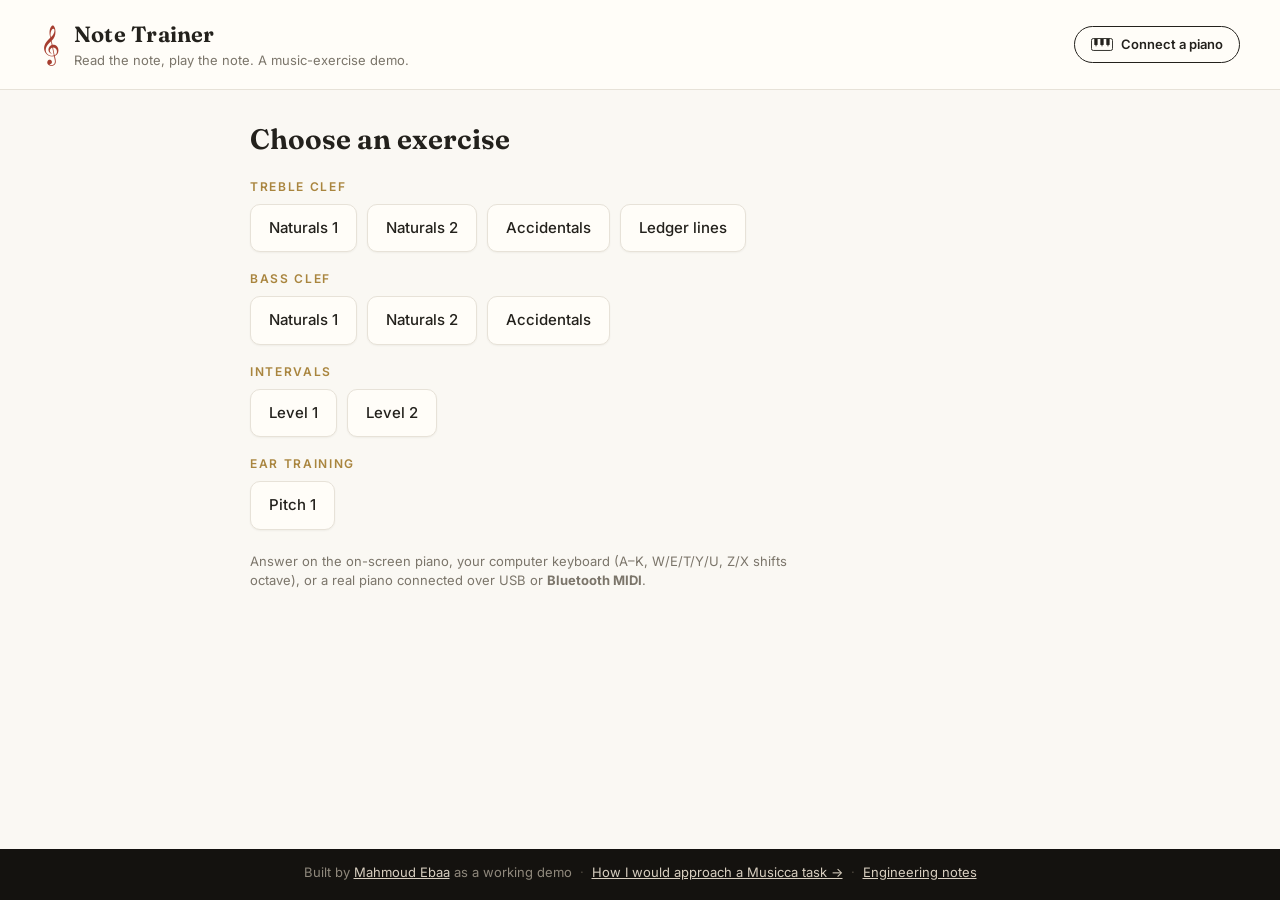
<file: index.html>
<!DOCTYPE html>
<html lang="en">
<head>
<meta charset="utf-8">
<title>Note Trainer</title>
<meta name="viewport" content="width=device-width, initial-scale=1">
<meta name="description" content="Read notes on the staff and answer on your real piano over USB or Bluetooth MIDI. A music-exercise demo by Mahmoud Ebaa.">
<link rel="icon" href="data:image/svg+xml,%3Csvg xmlns=%27http://www.w3.org/2000/svg%27 viewBox=%270 0 100 100%27%3E%3Ctext y=%27.9em%27 font-size=%2790%27%3E%F0%9F%8E%B9%3C/text%3E%3C/svg%3E">
<link rel="preconnect" href="https://fonts.googleapis.com">
<link rel="preconnect" href="https://fonts.gstatic.com" crossorigin>
<link href="https://fonts.googleapis.com/css2?family=Fraunces:opsz,wght@9..144,500;9..144,650&family=Inter:wght@400;500;600&display=swap" rel="stylesheet">
<link rel="stylesheet" href="assets/css/style.css">
</head>
<body>
<header class="top">
	<div class="top__brand">
		<span class="top__mark">&#119070;</span>
		<div>
			<h1 class="top__title">Note Trainer</h1>
			<p class="top__sub">Read the note, play the note. A music-exercise demo.</p>
		</div>
	</div>
	<div class="top__midi">
		<button type="button" class="midi-btn" id="midi-connect" hidden><svg class="midi-btn__icon" viewBox="0 0 24 14" aria-hidden="true"><rect x="0.5" y="0.5" width="23" height="13" rx="2" fill="none" stroke="currentColor"/><path d="M5.5 1v8M12 1v8M18.5 1v8" stroke="currentColor" stroke-width="1"/><rect x="3.6" y="1" width="3.6" height="6.5" fill="currentColor"/><rect x="10.2" y="1" width="3.6" height="6.5" fill="currentColor"/><rect x="16.7" y="1" width="3.6" height="6.5" fill="currentColor"/></svg>Connect a piano</button>
		<span class="midi-pill" id="midi-pill" hidden></span>
	</div>
</header>

<main class="app" id="app">
	<!-- Level select -->
	<section class="screen screen--levels" id="screen-levels">
		<h2 class="screen__heading">Choose an exercise</h2>
		<div class="levels" id="levels"></div>
		<p class="levels__hint">Answer on the on-screen piano, your computer keyboard (A&ndash;K, W/E/T/Y/U, Z/X shifts octave), or a real piano connected over USB or <b>Bluetooth MIDI</b>.</p>
	</section>

	<!-- Exercise -->
	<section class="screen screen--play" id="screen-play" hidden>
		<div class="hud">
			<button type="button" class="hud__back" id="btn-back" aria-label="Back to exercises">&larr;</button>
			<div class="hud__level" id="hud-level"></div>
			<div class="hud__stats">
				<span id="hud-progress">1 / 15</span>
				<span class="hud__streak" id="hud-streak" hidden>&#9733; 0</span>
			</div>
		</div>
		<p class="rotate-hint" id="rotate-hint" hidden>Tip: rotate your phone for a wider keyboard</p>
		<div class="sheet">
			<div class="sheet__staff" id="staff"></div>
			<div class="sheet__feedback" id="feedback" aria-live="polite"></div>
			<button type="button" class="sheet__replay" id="btn-replay" hidden>&#9654; Replay note</button>
		</div>
	</section>

	<!-- Results -->
	<section class="screen screen--done" id="screen-done" hidden>
		<h2 class="screen__heading" id="done-title">Nice work</h2>
		<div class="results">
			<div class="result"><b id="res-score">0</b><span>correct of <span id="res-total">15</span></span></div>
			<div class="result"><b id="res-streak">0</b><span>best streak</span></div>
			<div class="result"><b id="res-time">0s</b><span>time</span></div>
		</div>
		<div class="done__actions">
			<button type="button" class="btn btn--primary" id="btn-again">Play again</button>
			<button type="button" class="btn" id="btn-levels">Other exercises</button>
		</div>
	</section>
</main>

<div class="piano-wrap" id="piano-wrap" hidden>
	<button type="button" class="piano-nav piano-nav--prev" id="oct-prev" aria-label="Lower octave" hidden>&#9664;</button>
	<div class="piano-scroll" id="piano-scroll">
		<div class="piano" id="piano" role="group" aria-label="Piano keyboard"></div>
	</div>
	<button type="button" class="piano-nav piano-nav--next" id="oct-next" aria-label="Higher octave" hidden>&#9654;</button>
</div>

<footer class="foot">
	<span>Built by <a href="https://mahmoudebaa.com">Mahmoud Ebaa</a> as a working demo</span>
	<span class="foot__sep">&middot;</span>
	<a href="task.html">How I would approach a Musicca task &rarr;</a>
	<span class="foot__sep">&middot;</span>
	<a href="observations.html">Engineering notes</a>
</footer>

<script src="assets/vendor/vexflow-min.js"></script>
<script src="assets/vendor/howler.min.js"></script>
<script src="assets/js/theory.js"></script>
<script src="assets/js/audio.js"></script>
<script src="assets/js/midi.js"></script>
<script src="assets/js/app.js"></script>
</body>
</html>
</file>
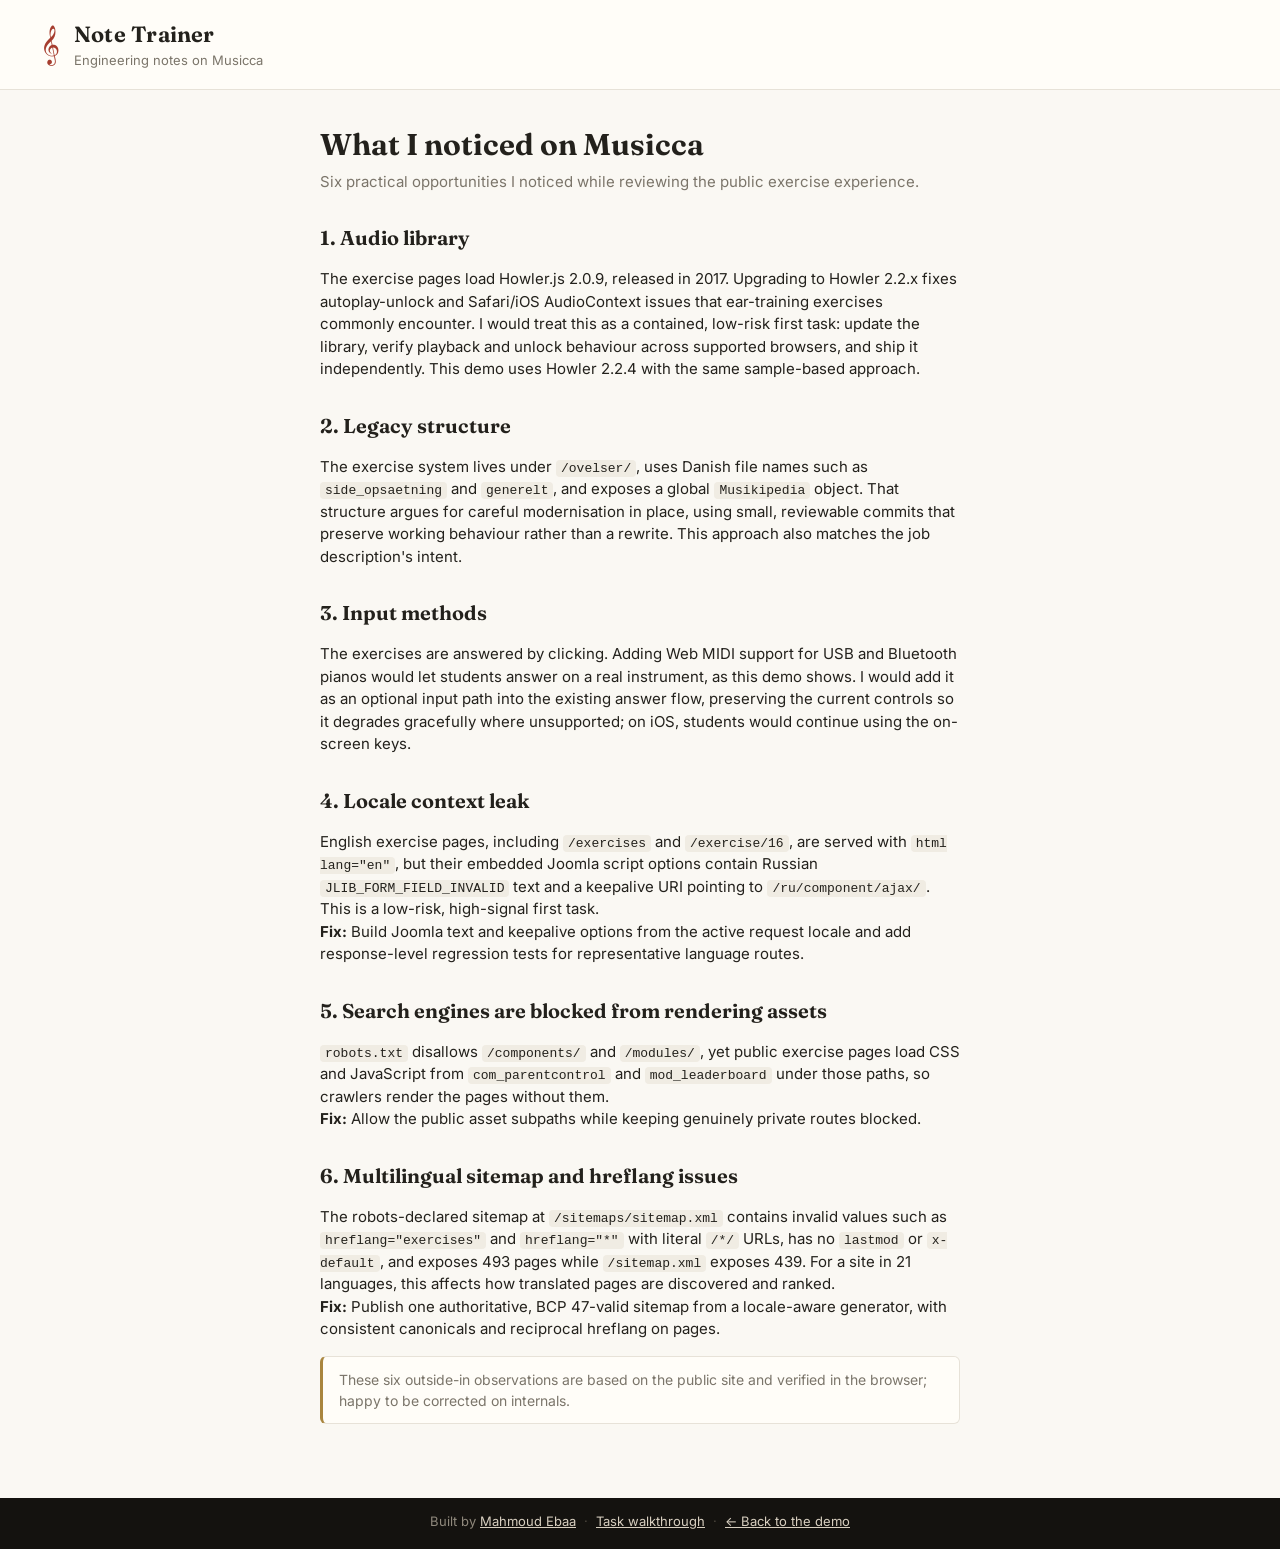
<file: observations.html>
<!DOCTYPE html>
<html lang="en">
<head>
<meta charset="utf-8">
<title>What I noticed on Musicca</title>
<meta name="viewport" content="width=device-width, initial-scale=1">
<link rel="icon" href="data:image/svg+xml,%3Csvg xmlns=%27http://www.w3.org/2000/svg%27 viewBox=%270 0 100 100%27%3E%3Ctext y=%27.9em%27 font-size=%2790%27%3E%26%23119070%3B%3C/text%3E%3C/svg%3E">
<link rel="preconnect" href="https://fonts.googleapis.com">
<link rel="preconnect" href="https://fonts.gstatic.com" crossorigin>
<link href="https://fonts.googleapis.com/css2?family=Fraunces:opsz,wght@9..144,500;9..144,650&family=Inter:wght@400;500;600&display=swap" rel="stylesheet">
<link rel="stylesheet" href="assets/css/style.css">
<style>
.doc { max-width: 720px; margin: 0 auto; padding: 32px clamp(16px, 4vw, 40px) 60px; }
.doc h1 { font-family: Fraunces, Georgia, serif; font-weight: 650; font-size: 30px; margin: 0 0 4px; }
.doc .lede { color: var(--muted); margin: 0 0 28px; }
.doc h2 { font-family: Fraunces, Georgia, serif; font-weight: 650; font-size: 20px; margin: 30px 0 8px; }
.doc ol, .doc ul { padding-left: 22px; }
.doc li { margin: 6px 0; }
.doc .note { background: var(--card); border: 1px solid var(--line); border-left: 3px solid var(--brass); border-radius: 6px; padding: 12px 16px; color: var(--muted); font-size: 14px; }
.doc code { background: #f0ece3; border-radius: 4px; padding: 1px 5px; font-size: 13px; }
</style>
</head>
<body>
<header class="top">
	<div class="top__brand">
		<span class="top__mark">&#119070;</span>
		<div>
			<h1 class="top__title"><a href="index.html" style="color:inherit;text-decoration:none">Note Trainer</a></h1>
			<p class="top__sub">Engineering notes on Musicca</p>
		</div>
	</div>
</header>
<main class="doc">
	<h1>What I noticed on Musicca</h1>
	<p class="lede">Six practical opportunities I noticed while reviewing the public exercise experience.</p>

	<h2>1. Audio library</h2>
	<p>The exercise pages load Howler.js 2.0.9, released in 2017. Upgrading to Howler 2.2.x fixes autoplay-unlock and Safari/iOS AudioContext issues that ear-training exercises commonly encounter. I would treat this as a contained, low-risk first task: update the library, verify playback and unlock behaviour across supported browsers, and ship it independently. This demo uses Howler 2.2.4 with the same sample-based approach.</p>

	<h2>2. Legacy structure</h2>
	<p>The exercise system lives under <code>/ovelser/</code>, uses Danish file names such as <code>side_opsaetning</code> and <code>generelt</code>, and exposes a global <code>Musikipedia</code> object. That structure argues for careful modernisation in place, using small, reviewable commits that preserve working behaviour rather than a rewrite. This approach also matches the job description's intent.</p>

	<h2>3. Input methods</h2>
	<p>The exercises are answered by clicking. Adding Web MIDI support for USB and Bluetooth pianos would let students answer on a real instrument, as this demo shows. I would add it as an optional input path into the existing answer flow, preserving the current controls so it degrades gracefully where unsupported; on iOS, students would continue using the on-screen keys.</p>

	<h2>4. Locale context leak</h2>
	<p>English exercise pages, including <code>/exercises</code> and <code>/exercise/16</code>, are served with <code>html lang="en"</code>, but their embedded Joomla script options contain Russian <code>JLIB_FORM_FIELD_INVALID</code> text and a keepalive URI pointing to <code>/ru/component/ajax/</code>. This is a low-risk, high-signal first task.<br><strong>Fix:</strong> Build Joomla text and keepalive options from the active request locale and add response-level regression tests for representative language routes.</p>

	<h2>5. Search engines are blocked from rendering assets</h2>
	<p><code>robots.txt</code> disallows <code>/components/</code> and <code>/modules/</code>, yet public exercise pages load CSS and JavaScript from <code>com_parentcontrol</code> and <code>mod_leaderboard</code> under those paths, so crawlers render the pages without them.<br><strong>Fix:</strong> Allow the public asset subpaths while keeping genuinely private routes blocked.</p>

	<h2>6. Multilingual sitemap and hreflang issues</h2>
	<p>The robots-declared sitemap at <code>/sitemaps/sitemap.xml</code> contains invalid values such as <code>hreflang="exercises"</code> and <code>hreflang="*"</code> with literal <code>/*/</code> URLs, has no <code>lastmod</code> or <code>x-default</code>, and exposes 493 pages while <code>/sitemap.xml</code> exposes 439. For a site in 21 languages, this affects how translated pages are discovered and ranked.<br><strong>Fix:</strong> Publish one authoritative, BCP 47-valid sitemap from a locale-aware generator, with consistent canonicals and reciprocal hreflang on pages.</p>

	<p class="note">These six outside-in observations are based on the public site and verified in the browser; happy to be corrected on internals.</p>
</main>
<footer class="foot">
	<span>Built by <a href="https://mahmoudebaa.com">Mahmoud Ebaa</a></span>
	<span class="foot__sep">&middot;</span>
	<a href="task.html">Task walkthrough</a>
	<span class="foot__sep">&middot;</span>
	<a href="index.html">&larr; Back to the demo</a>
</footer>
</body>
</html>
</file>
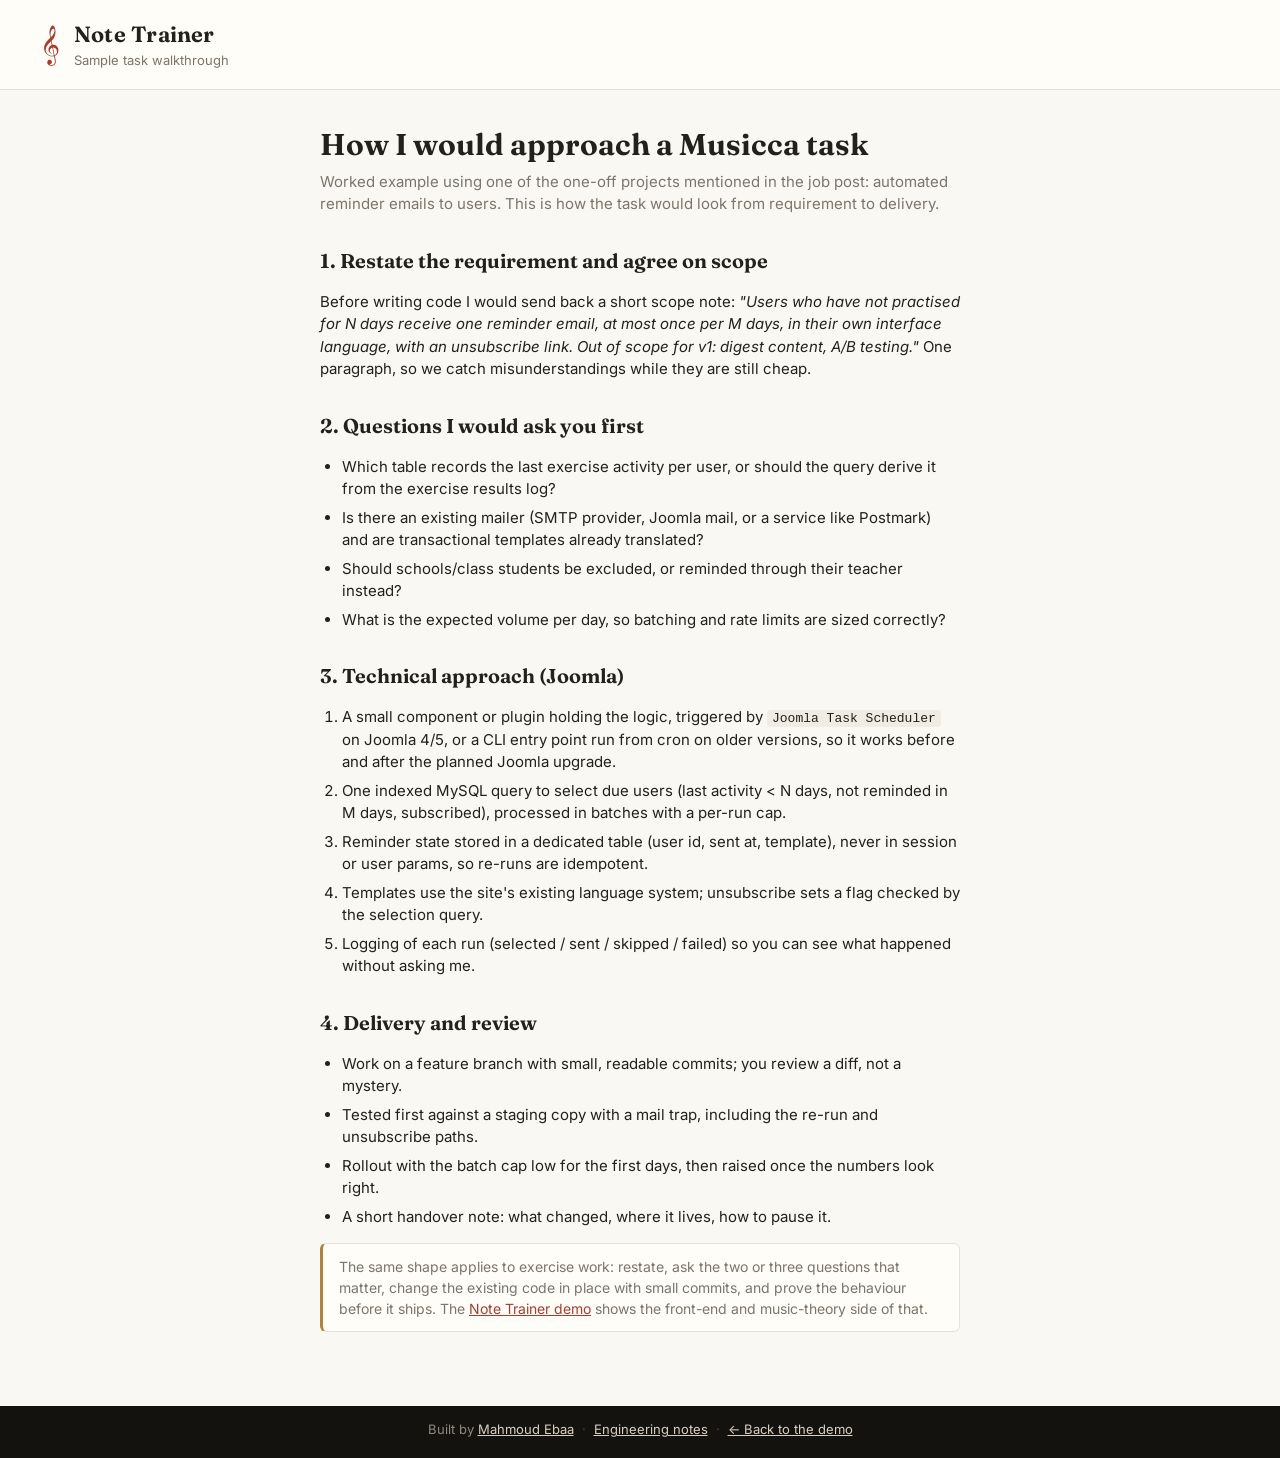
<file: task.html>
<!DOCTYPE html>
<html lang="en">
<head>
<meta charset="utf-8">
<title>Sample task walkthrough</title>
<meta name="viewport" content="width=device-width, initial-scale=1">
<link rel="icon" href="data:image/svg+xml,%3Csvg xmlns=%27http://www.w3.org/2000/svg%27 viewBox=%270 0 100 100%27%3E%3Ctext y=%27.9em%27 font-size=%2790%27%3E%F0%9F%8E%B9%3C/text%3E%3C/svg%3E">
<link rel="preconnect" href="https://fonts.googleapis.com">
<link rel="preconnect" href="https://fonts.gstatic.com" crossorigin>
<link href="https://fonts.googleapis.com/css2?family=Fraunces:opsz,wght@9..144,500;9..144,650&family=Inter:wght@400;500;600&display=swap" rel="stylesheet">
<link rel="stylesheet" href="assets/css/style.css">
<style>
.doc { max-width: 720px; margin: 0 auto; padding: 32px clamp(16px, 4vw, 40px) 60px; }
.doc h1 { font-family: Fraunces, Georgia, serif; font-weight: 650; font-size: 30px; margin: 0 0 4px; }
.doc .lede { color: var(--muted); margin: 0 0 28px; }
.doc h2 { font-family: Fraunces, Georgia, serif; font-weight: 650; font-size: 20px; margin: 30px 0 8px; }
.doc ol, .doc ul { padding-left: 22px; }
.doc li { margin: 6px 0; }
.doc .note { background: var(--card); border: 1px solid var(--line); border-left: 3px solid var(--brass); border-radius: 6px; padding: 12px 16px; color: var(--muted); font-size: 14px; }
.doc code { background: #f0ece3; border-radius: 4px; padding: 1px 5px; font-size: 13px; }
</style>
</head>
<body>
<header class="top">
	<div class="top__brand">
		<span class="top__mark">&#119070;</span>
		<div>
			<h1 class="top__title"><a href="index.html" style="color:inherit;text-decoration:none">Note Trainer</a></h1>
			<p class="top__sub">Sample task walkthrough</p>
		</div>
	</div>
</header>
<main class="doc">
	<h1>How I would approach a Musicca task</h1>
	<p class="lede">Worked example using one of the one-off projects mentioned in the job post: automated reminder emails to users. This is how the task would look from requirement to delivery.</p>

	<h2>1. Restate the requirement and agree on scope</h2>
	<p>Before writing code I would send back a short scope note: <em>"Users who have not practised for N days receive one reminder email, at most once per M days, in their own interface language, with an unsubscribe link. Out of scope for v1: digest content, A/B testing."</em> One paragraph, so we catch misunderstandings while they are still cheap.</p>

	<h2>2. Questions I would ask you first</h2>
	<ul>
		<li>Which table records the last exercise activity per user, or should the query derive it from the exercise results log?</li>
		<li>Is there an existing mailer (SMTP provider, Joomla mail, or a service like Postmark) and are transactional templates already translated?</li>
		<li>Should schools/class students be excluded, or reminded through their teacher instead?</li>
		<li>What is the expected volume per day, so batching and rate limits are sized correctly?</li>
	</ul>

	<h2>3. Technical approach (Joomla)</h2>
	<ol>
		<li>A small component or plugin holding the logic, triggered by <code>Joomla Task Scheduler</code> on Joomla 4/5, or a CLI entry point run from cron on older versions, so it works before and after the planned Joomla upgrade.</li>
		<li>One indexed MySQL query to select due users (last activity &lt; N days, not reminded in M days, subscribed), processed in batches with a per-run cap.</li>
		<li>Reminder state stored in a dedicated table (user id, sent at, template), never in session or user params, so re-runs are idempotent.</li>
		<li>Templates use the site's existing language system; unsubscribe sets a flag checked by the selection query.</li>
		<li>Logging of each run (selected / sent / skipped / failed) so you can see what happened without asking me.</li>
	</ol>

	<h2>4. Delivery and review</h2>
	<ul>
		<li>Work on a feature branch with small, readable commits; you review a diff, not a mystery.</li>
		<li>Tested first against a staging copy with a mail trap, including the re-run and unsubscribe paths.</li>
		<li>Rollout with the batch cap low for the first days, then raised once the numbers look right.</li>
		<li>A short handover note: what changed, where it lives, how to pause it.</li>
	</ul>

	<p class="note">The same shape applies to exercise work: restate, ask the two or three questions that matter, change the existing code in place with small commits, and prove the behaviour before it ships. The <a href="index.html">Note Trainer demo</a> shows the front-end and music-theory side of that.</p>
</main>
<footer class="foot">
	<span>Built by <a href="https://mahmoudebaa.com">Mahmoud Ebaa</a></span>
	<span class="foot__sep">&middot;</span>
	<a href="observations.html">Engineering notes</a>
	<span class="foot__sep">&middot;</span>
	<a href="index.html">&larr; Back to the demo</a>
</footer>
</body>
</html>
</file>
<file: assets/css/style.css>
/* Note Trainer: ivory paper, ink, felt red, brass. */
:root {
	--paper: #faf8f3;
	--card: #fffdf8;
	--ink: #23211c;
	--muted: #7b756a;
	--line: #e7e2d8;
	--felt: #a63d2f;
	--felt-deep: #8c3226;
	--brass: #a9853e;
	--good: #2e7d4f;
	--bad: #b3342e;
	--radius: 10px;
}

* { box-sizing: border-box; }

[hidden] { display: none !important; }

html, body { margin: 0; }

body {
	background: var(--paper);
	color: var(--ink);
	font-family: Inter, -apple-system, "Segoe UI", sans-serif;
	font-size: 15px;
	line-height: 1.5;
	min-height: 100vh;
	display: flex;
	flex-direction: column;
}

a { color: var(--felt); }

/* Header */
.top {
	display: flex;
	justify-content: space-between;
	align-items: center;
	gap: 16px;
	padding: 18px clamp(16px, 4vw, 40px);
	border-bottom: 1px solid var(--line);
	background: var(--card);
}

.top__brand { display: flex; align-items: center; gap: 14px; }

.top__mark {
	font-size: 34px;
	line-height: 1;
	color: var(--felt);
}

.top__title {
	font-family: Fraunces, Georgia, serif;
	font-weight: 650;
	font-size: 22px;
	margin: 0;
	letter-spacing: 0.01em;
}

.top__sub { margin: 0; color: var(--muted); font-size: 13px; }

.midi-btn {
	display: inline-flex;
	align-items: center;
	gap: 8px;
	font: inherit;
	font-size: 13px;
	font-weight: 600;
	color: var(--ink);
	background: var(--card);
	border: 1.5px solid var(--ink);
	border-radius: 999px;
	padding: 8px 16px;
	cursor: pointer;
}

.midi-btn:hover { background: var(--ink); color: var(--card); }

.midi-pill {
	display: inline-flex;
	align-items: center;
	gap: 8px;
	font-size: 13px;
	font-weight: 600;
	color: var(--good);
	background: #eef6f0;
	border: 1px solid #cbe3d3;
	border-radius: 999px;
	padding: 8px 14px;
}

.midi-pill::before {
	content: "";
	flex: 0 0 auto;
	width: 8px;
	height: 8px;
	border-radius: 50%;
	background: var(--good);
}

.midi-btn__icon { width: 22px; height: 13px; display: block; }

.midi-pill--warn {
	color: #8a6116;
	background: #faf3e2;
	border-color: #ecd9ab;
}

.midi-pill--warn::before { background: #c9992e; }

.midi-pill--err {
	color: #7c2d27;
	background: #f9ecea;
	border-color: #ecc7c2;
}

.midi-pill--err::before { background: var(--bad); }

.rotate-hint {
	margin: 0 0 10px;
	font-size: 12.5px;
	color: var(--muted);
	text-align: center;
}

/* Screens */
.app {
	flex: 1;
	width: 100%;
	max-width: 860px;
	margin: 0 auto;
	padding: 28px clamp(16px, 4vw, 40px) 12px;
}

.screen__heading {
	font-family: Fraunces, Georgia, serif;
	font-weight: 650;
	font-size: 28px;
	margin: 0 0 18px;
}

/* Level select */
.levels { display: grid; gap: 18px; }

.levels__group-name {
	font-size: 12px;
	font-weight: 600;
	letter-spacing: 0.14em;
	text-transform: uppercase;
	color: var(--brass);
	margin: 0 0 8px;
}

.levels__row { display: flex; flex-wrap: wrap; gap: 10px; }

.level-btn {
	font: inherit;
	font-weight: 500;
	background: var(--card);
	color: var(--ink);
	border: 1px solid var(--line);
	border-radius: var(--radius);
	padding: 12px 18px;
	cursor: pointer;
	box-shadow: 0 1px 2px rgba(35, 33, 28, 0.05);
}

.level-btn:hover { border-color: var(--felt); color: var(--felt); }

.levels__hint { color: var(--muted); font-size: 13px; max-width: 560px; margin-top: 22px; }

/* HUD */
.hud {
	display: flex;
	align-items: center;
	gap: 14px;
	margin-bottom: 14px;
}

.hud__back {
	font: inherit;
	font-size: 18px;
	background: none;
	border: 1px solid var(--line);
	border-radius: 8px;
	width: 36px;
	height: 36px;
	cursor: pointer;
	color: var(--ink);
}

.hud__level { font-weight: 600; }

.hud__stats {
	margin-left: auto;
	display: flex;
	gap: 14px;
	align-items: center;
	font-variant-numeric: tabular-nums;
	color: var(--muted);
}

.hud__streak { color: var(--brass); font-weight: 600; }

/* Sheet */
.sheet {
	background: var(--card);
	border: 1px solid var(--line);
	border-radius: var(--radius);
	box-shadow: 0 18px 40px -28px rgba(35, 33, 28, 0.45);
	padding: 18px 18px 22px;
	text-align: center;
}

.sheet__staff { display: flex; justify-content: center; min-height: 150px; }

.sheet__staff svg { max-width: 100%; height: auto; }

.sheet__feedback {
	min-height: 26px;
	font-weight: 600;
	font-size: 17px;
}

.sheet__feedback.is-good { color: var(--good); }
.sheet__feedback.is-bad { color: var(--bad); }

.sheet__replay {
	font: inherit;
	font-weight: 600;
	color: var(--card);
	background: var(--felt);
	border: 0;
	border-radius: 999px;
	padding: 10px 22px;
	margin-top: 10px;
	cursor: pointer;
}

.sheet__replay:hover { background: var(--felt-deep); }

/* Results */
.results { display: flex; gap: 14px; flex-wrap: wrap; margin: 10px 0 24px; }

.result {
	background: var(--card);
	border: 1px solid var(--line);
	border-radius: var(--radius);
	padding: 18px 26px;
	display: flex;
	flex-direction: column;
	min-width: 130px;
}

.result b {
	font-family: Fraunces, Georgia, serif;
	font-size: 32px;
	font-weight: 650;
	color: var(--felt);
}

.result span { color: var(--muted); font-size: 13px; }

.btn {
	font: inherit;
	font-weight: 600;
	background: var(--card);
	color: var(--ink);
	border: 1.5px solid var(--ink);
	border-radius: 999px;
	padding: 11px 24px;
	cursor: pointer;
}

.btn--primary { background: var(--ink); color: var(--card); }

.done__actions { display: flex; gap: 10px; flex-wrap: wrap; }

/* Piano: sticks to the bottom of the viewport while an exercise is open. */
.piano-wrap {
	background: linear-gradient(#2a2724, #1d1b18);
	padding: 14px clamp(8px, 3vw, 32px) 0;
	border-top: 3px solid var(--felt);
	position: sticky;
	bottom: 0;
	z-index: 5;
	box-shadow: 0 -10px 24px -14px rgba(0, 0, 0, 0.5);
	display: flex;
	align-items: stretch;
	gap: 6px;
}

.piano-scroll {
	overflow-x: auto;
	-webkit-overflow-scrolling: touch;
	scrollbar-width: none;
	flex: 1 1 auto;
	min-width: 0;
}

.piano-scroll::-webkit-scrollbar { display: none; }

.piano {
	position: relative;
	display: flex;
	max-width: min(880px, calc(var(--white-count, 15) * 64px));
	margin: 0 auto;
	height: clamp(110px, 18vw, 150px);
}

.piano-nav {
	appearance: none;
	align-self: center;
	flex: 0 0 auto;
	font-size: 14px;
	line-height: 1;
	width: 34px;
	height: 56px;
	margin-bottom: 14px;
	border: 1px solid #4d473f;
	border-radius: 8px;
	background: #2f2c28;
	color: #d8cfc0;
	cursor: pointer;
}

.piano-nav:disabled { opacity: 0.35; cursor: default; }

.pk {
	appearance: none;
	border: 1px solid #b9b4a9;
	border-top: 0;
	background: linear-gradient(#fffefa, #f0ede4);
	flex: 1 1 0;
	min-width: 0;
	border-radius: 0 0 5px 5px;
	cursor: pointer;
	position: relative;
	padding: 0;
}

.pk:active, .pk.is-down { background: linear-gradient(#f4e9d8, #ead9bf); }

.pk--black {
	position: absolute;
	top: 0;
	height: 62%;
	background: linear-gradient(#3a3733, #171512);
	border: 1px solid #000;
	border-radius: 0 0 4px 4px;
	z-index: 2;
}

.pk--black:active, .pk--black.is-down { background: linear-gradient(#5a4438, #2c211b); }

.pk.is-good { background: #bfe0cc !important; }
.pk.is-bad { background: #eab6b2 !important; }
.pk--black.is-good { background: #2e7d4f !important; }
.pk--black.is-bad { background: #b3342e !important; }

.pk__label {
	position: absolute;
	bottom: 6px;
	left: 0;
	right: 0;
	font-size: 10px;
	color: #a29c90;
	pointer-events: none;
}

/* Footer */
.foot {
	display: flex;
	justify-content: center;
	gap: 8px;
	flex-wrap: wrap;
	padding: 14px 16px 18px;
	background: #14120f;
	color: #8f887c;
	font-size: 13px;
}

.foot a { color: #d8cfc0; }

.foot__sep { color: #4d473f; }

@media (max-width: 640px) {
	.top { flex-direction: column; align-items: flex-start; }
	.top__midi { align-self: stretch; }

	/* Big touch keys; wide levels page by octave instead of squeezing. */
	.piano {
		height: 138px;
		margin: 0;
	}
}

/* Landscape phones: compact chrome so staff and keyboard share the screen. */
@media (max-height: 480px) {
	.top { padding: 8px clamp(16px, 4vw, 40px); }
	.top__sub, .foot { display: none; }
	.top__mark { font-size: 24px; }
	.top__title { font-size: 17px; }
	.app { padding-top: 10px; }
	.hud { margin-bottom: 8px; }
	.screen--play .sheet { padding: 6px 10px 10px; }
	.sheet__staff { min-height: 0; }
	.sheet__staff svg { height: 118px; width: auto; }
	.sheet__feedback { min-height: 20px; font-size: 14px; }
	.piano { height: 92px; }
	.piano-wrap { padding-top: 8px; }
}

@media (prefers-reduced-motion: reduce) {
	* { transition: none !important; }
}
</file>
